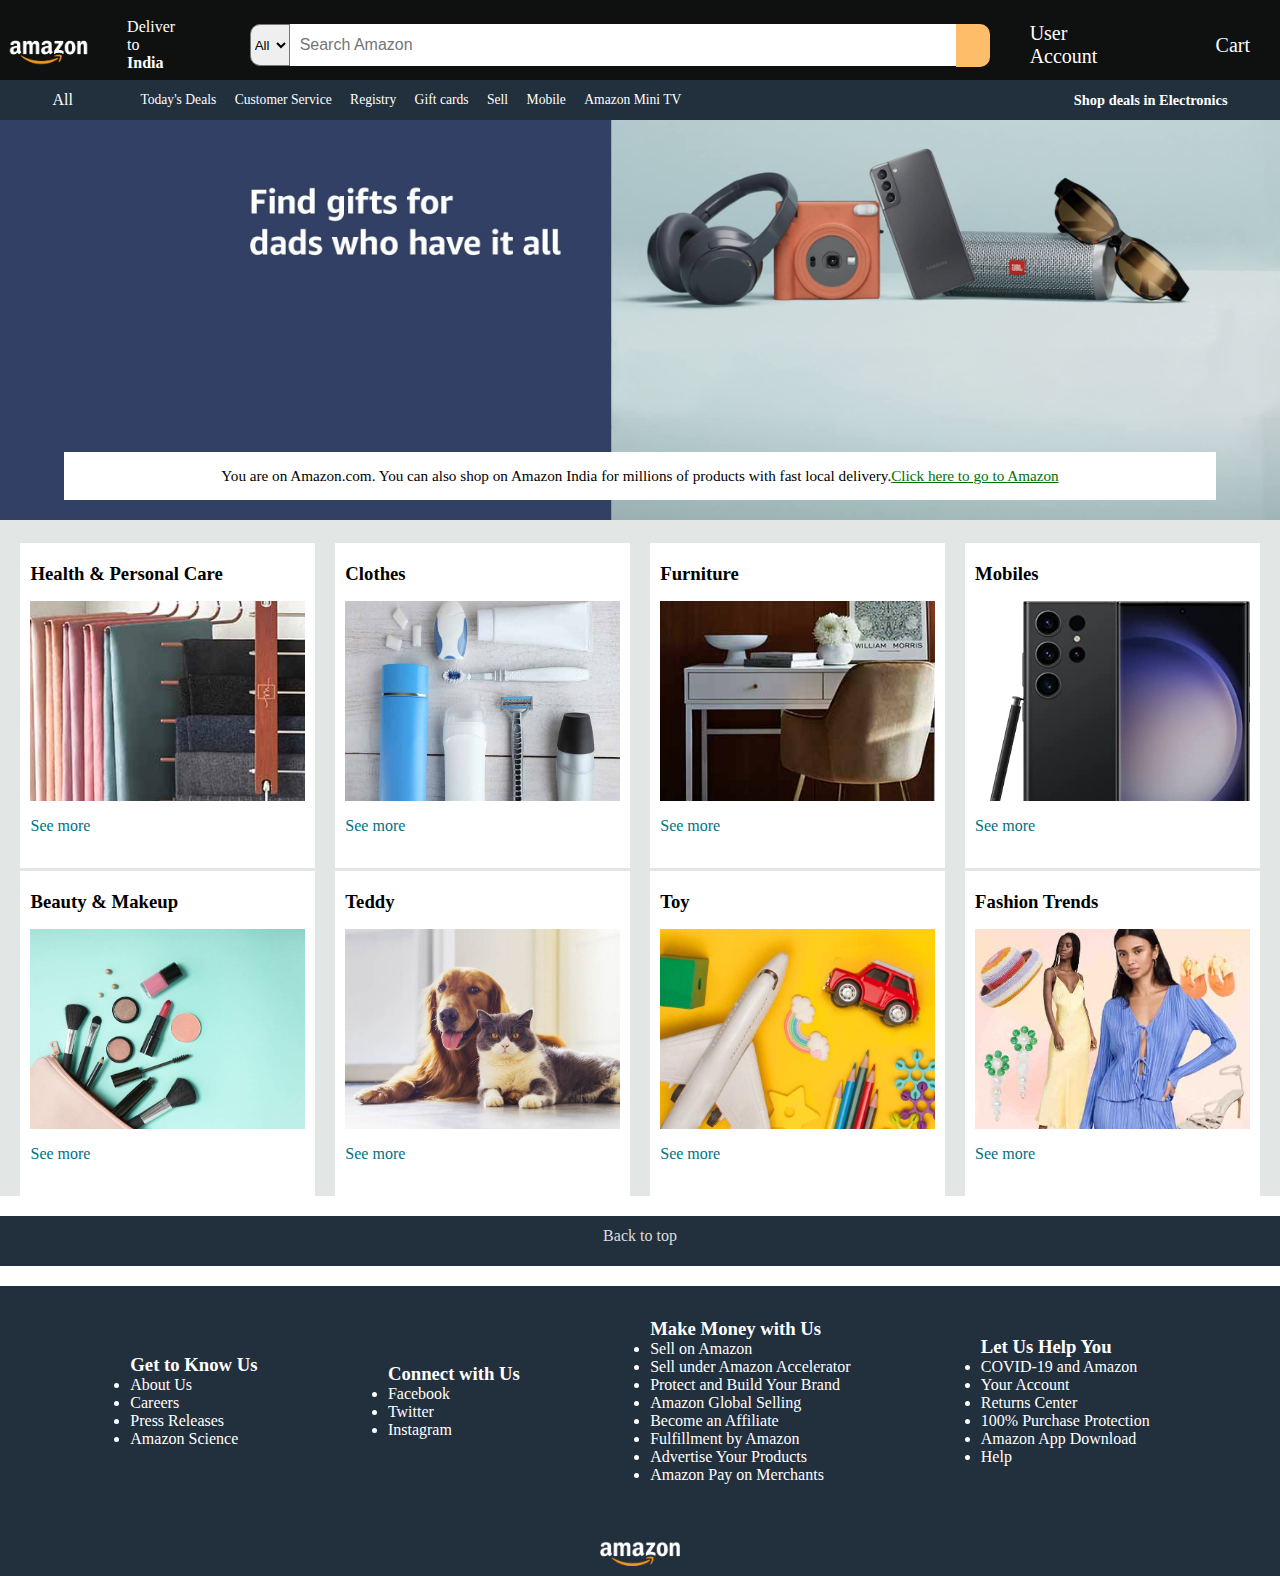
<file: Amazon/index.html>
<!DOCTYPE html>
<html lang="en">
<head>
  <meta charset="UTF-8">
  <meta name="viewport" content="width=device-width, initial-scale=1.0">
  <title>AMAZON</title>
  <link rel="icon" type="image/x-icon" href="amazon_logo.png">
  <link rel="stylesheet" href="https://cdnjs.cloudflare.com/ajax/libs/font-awesome/6.5.1/css/all.min.css" integrity="sha512-DTOQO9RWCH3ppGqcWaEA1BIZOC6xxalwEsw9c2QQeAIftl+Vegovlnee1c9QX4TctnWMn13TZye+giMm8e2LwA==" crossorigin="anonymous" referrerpolicy="no-referrer" />
  <link rel="stylesheet" href="style.css">
</head>
<body>
  <header>
    <div class="navbar">
      <div class="logo">
        <!-- <img src="amazon_logo.png" alt="logo"> -->
      </div>
      <div class="deliver">
        <p>Deliver to
          <br><b>India</b><i class="fa-solid fa-location-dot"></i>
        </p>
      </div>
      
      <div class="select-all"><select name="All">
        <option value="All">All</option>
        <option value="Alexa">Alexa</option>
        <option value="Amazon Pharmacy">Amazon Pharmacy</option>
        <option value="Books">Books</option>
        <option value="Beauty">Beauty</option>
        <option value="Computer">Computer</option>
        <option value="Clothing">Clothing</option>
        <option value="Deals">Deals</option>
        <option value="Electronics">Electronics</option>
        <option value="Furniture">Furniture</option>
        <option value="Jewellery">Jewellery</option>
        <option value="Luggage">Luggage</option> 
        <option value="Movies & Shows">Movies & Shows</option>
        <option value="Prime Video">Prime Video</option>
        <option value="Sports">Sports</option>
        <option value="Watches">Watches</option>
       </select> 
      </div>
      <div class="nav-search">
        <input placeholder="Search Amazon" class="search-input"> <div class="search-logo"><i class="fa-solid fa-magnifying-glass"></i></div>
        <!-- <div class="search-logo"><i class="fa-solid fa-magnifying-glass"></i></div> -->
      </div>
      <div class="nav-signin1">
        <p><span>User Account </span></p>
       <div class="user-logo"> <i class="fa-solid fa-user"></i></div>
      </div>
      <div class="nav-cart">
        
        Cart
        <i class="fas fa-shopping-cart"></i>
      </div>
    </div>
    <div class="pannel">
      <div class="pannel-all">
        <i class="fas fa-bars"></i>
        All
      </div>
      <div class="pannel-ops">
        <p>Today's Deals</p>
        <p>Customer Service</p>
        <p>Registry</p>
        <p>Gift cards</p>
        <p>Sell</p>
        <p>Mobile</p>
        <p>Amazon Mini TV</p>
      </div>
      <div class="pannel-deals">
        Shop deals in Electronics
      </div>
    </div>
  </header>
  <div class="hero-section">
    <div class="hero-msg">
      You are on Amazon.com. You can also shop on Amazon India for millions of products with fast local delivery.
       <a href="https://www.amazon.in/?&tag=googhydrabk1-21&ref=pd_sl_myh38910a_e&adgrpid=155259813513&hvpone=&hvptwo=&hvadid=676742245330&hvpos=&hvnetw=g&hvrand=10086038641286552174&hvqmt=e&hvdev=c&hvdvcmdl=&hvlocint=&hvlocphy=9302330&hvtargid=kwd-362216169274&hydadcr=5620_2408760&gad_source=1">Click here to go to Amazon</a>
    </div>
  </div>
  <div class="shop-section">
    <div class="box1 box">
      <div class="box-content">
        <h3>Health & Personal Care</h3>
        <div class="box-img" style="background-image:url('box1_image.jpg');"></div>
        <p>See more</p>
      </div>
    </div>
    <div class="box2 box">
      <div class="box-content">
        <h3>Clothes</h3>
        <div class="box-img" style="background-image:url('box2_image.jpg');"></div>
        <p>See more</p>
      </div>
    </div>
    <div class="box3 box">
      <div class="box-content">
        <h3>Furniture</h3>
        <div class="box-img" style="background-image:url('box3_image.jpg');"></div>
        <p>See more</p>
      </div>
    </div>
    <div class="box4 box">
      <div class="box-content">
        <h3>Mobiles</h3>
        <div class="box-img" style="background-image:url('box4_image.jpg');"></div>
        <p>See more</p>
      </div>
    </div>
    <div class="box5 box">
      <div class="box-content">
        <h3>Beauty & Makeup</h3>
        <div class="box-img" style="background-image:url('box5_image.jpg');"></div>
        <p>See more</p>
      </div>
    </div>
    <div class="box6 box">
      <div class="box-content">
        <h3>Teddy</h3>
        <div class="box-img" style="background-image:url('box6_image.jpg');"></div>
        <p>See more</p>
      </div>
    </div>
    <div class="box7 box">
      <div class="box-content">
        <h3>Toy</h3>
        <div class="box-img" style="background-image:url('box7_image.jpg');"></div>
        <p>See more</p>
      </div>
    </div>
    <div class="box8 box">
      <div class="box-content">
        <h3>Fashion Trends</h3>
        <div class="box-img" style="background-image:url('box8_image.jpg');"></div>
        <p>See more</p>
      </div>
    </div>
  </div>
  <footer>
    <div class="footter">
      Back to top 
    </div>
    <div class="foot-pannel1">
      <ul>
        <h3>Get to Know Us</h3>
        <li>About Us</li>
        <li>Careers</li>
        <li>Press Releases</li>
        <li>Amazon Science</li>
      </ul>
      <ul>
        <h3>Connect with Us</h3>
        <li>Facebook</li>
        <li>Twitter</li>
        <li>Instagram</li>
      </ul>
      <ul>
        <h3>Make Money with Us</h3>
        <li>Sell on Amazon</li>
        <li>Sell under Amazon Accelerator</li>
        <li>Protect and Build Your Brand</li>
        <li>Amazon Global Selling</li> 
        <li>Become an Affiliate</li>
        <li>Fulfillment by Amazon</li>
        <li>Advertise Your Products</li>
        <li>Amazon Pay on Merchants</li>
      </ul>

      <ul>
        <h3>Let Us Help You</h3>
        <li>COVID-19 and Amazon</li>
        <li>Your Account</li>
        <li>Returns Center</li>
        <li>100% Purchase Protection</li>
        <li>Amazon App Download</li>
        <li>Help</li>
      </ul>
    </div>

    
    <div class="foot-pannel3">
      <div class="logo"></div>
    </div>
  </footer>
</body>
</html>
</file>
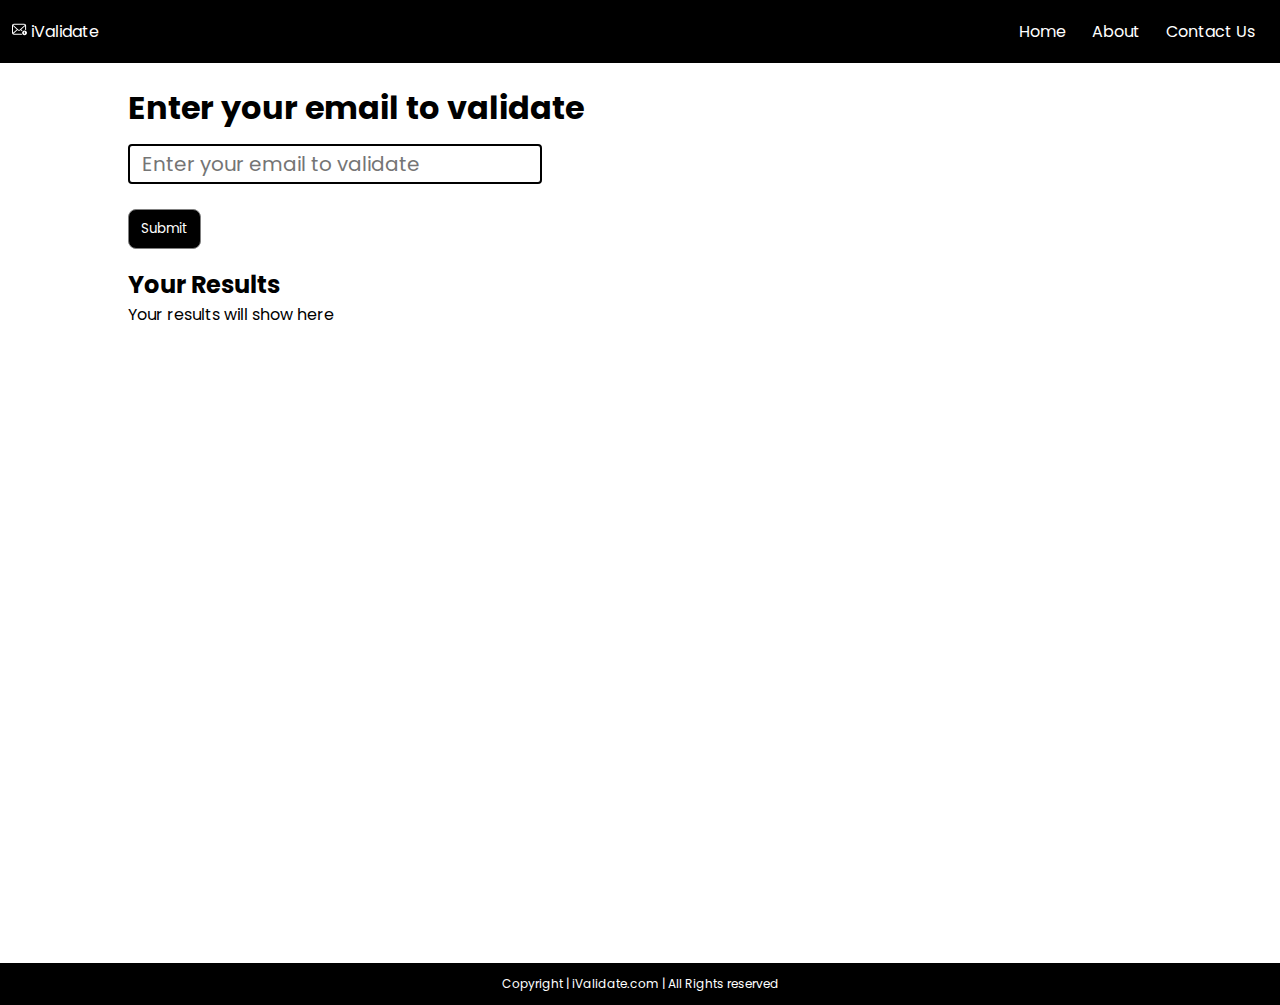
<file: Email Validator/index.html>
<!DOCTYPE html>
<html lang="en">

<head>
    <meta charset="UTF-8">
    <meta name="viewport" content="width=device-width, initial-scale=1.0">
    <title>iValidate - Email Validator for your Business</title>
    <link rel="icon" type="image/x-icon" href="gmailimages.jpg">
    <link rel="stylesheet" href="styles.css">

</head>

<body>
    <header>
        <nav>
            <div class="logo">
                <img src="email.svg" alt="email svg">
               <span>iValidate</span></div>
            <ul>
                <li><a href="/">Home</a></li>
                <li><a href="/">About</a></li>
                <li><a href="/">Contact Us</a></li>
            </ul>
        </nav>
    </header>
    <main>
        <div class="container">
            <h1>Enter your email to validate</h1>
            <form action="/submit" method="post">
                <!-- Input Filed to Validate Email Address --> 
                <input placeholder="Enter your email to validate" type="text" id="username" name="username" required>
                <br><br>
                <!-- Submit button -->
                <input id="submitBtn" class="btn" type="submit" value="Submit">
              </form>
        </div>

        <div class="container">
            <h2>Your Results</h2>
            <div id="resultCont">
                Your results will show here
                
            </div>
        </div>
    </main>
    <footer>
        Copyright | iValidate.com | All Rights reserved
    </footer>
    <script src="script.js"></script>
</body>

</html>
</file>
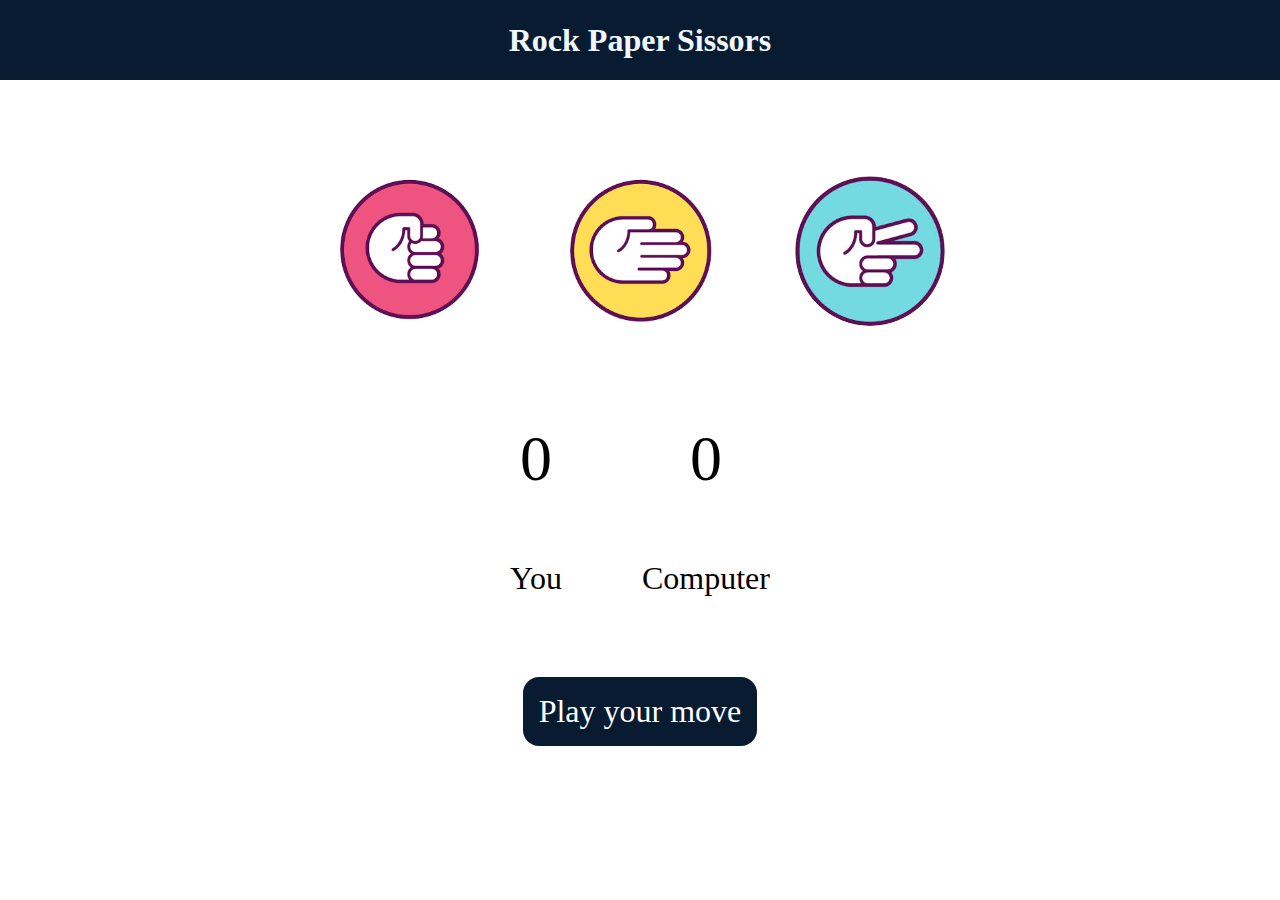
<file: Rock Paper Sizer Game/index.html>
<!DOCTYPE html>
<html lang="en">
<head>
    <meta charset="UTF-8">
    <meta name="viewport" content="width=device-width, initial-scale=1.0">
    <title>Rock Paper Scissors Game</title>
    <link rel="stylesheet" href="style.css"/>
</head>
<body>
    <h1>Rock   Paper   Sissors</h1>
<div class="choices">
    <div class="choice" id="rock">
     <img src="[data-uri]">
    </div>
    <div class="choice" id="paper">
        <img src="[data-uri]">
       </div>
        <div class="choice" id="scissors">
            <img src="[data-uri]">
            </div>
            </div>
         <div class="score-board">
            <div class="score">
         <p id="user-score">0</p>
         <p>You</p>
            </div>
            <div class="score">
                <p id="computer-score">0</p>
                <p>Computer</p>
                   </div>
         </div>

         <div class="msg-container">
            <p id="msg">Play your move</p>
         </div>

         <script src="script.js"></script>
</body>
</html>
</file>
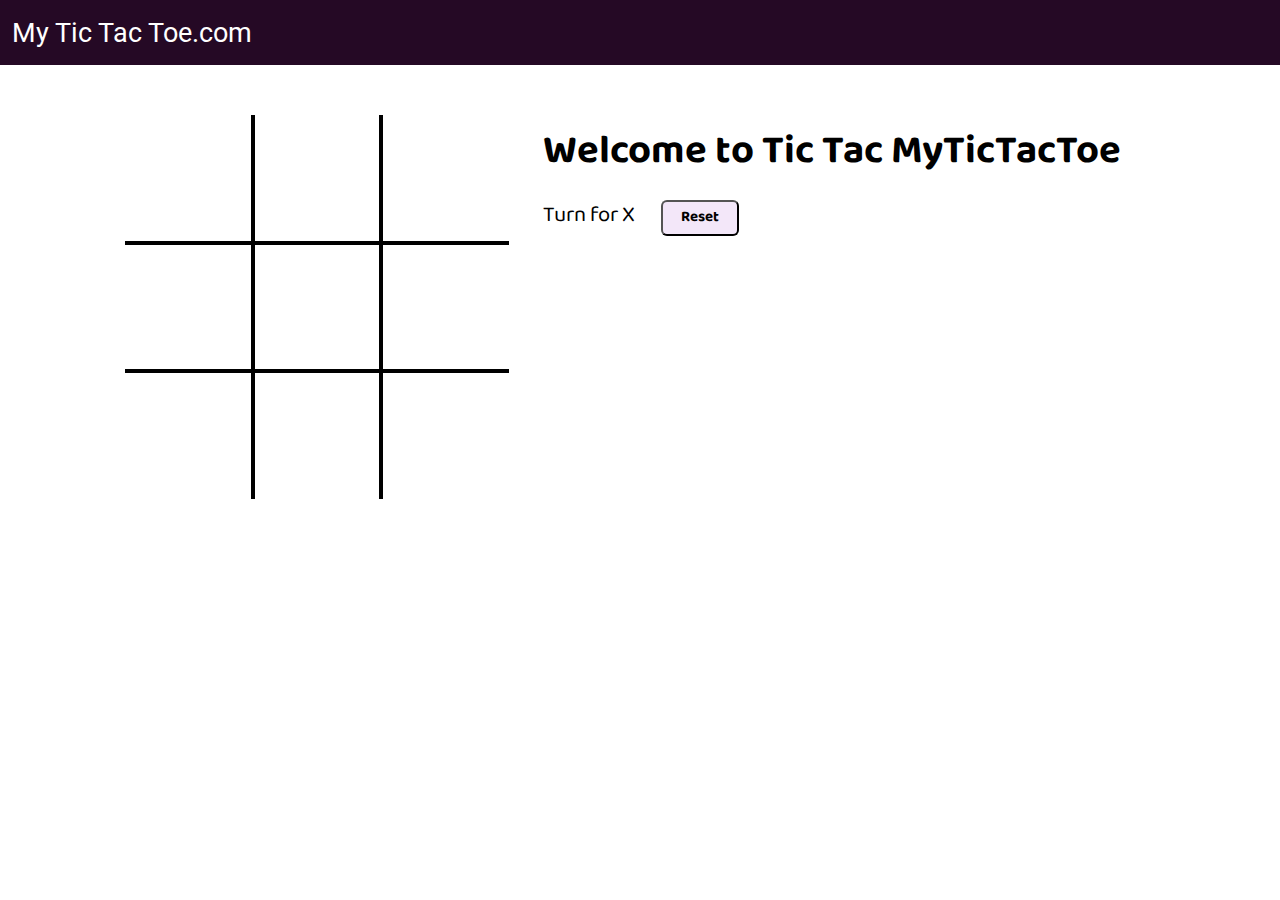
<file: Tic Tac Toe Game/index.html>
<html lang="en">
    <head>
    <meta charset="UTF-8">
    <meta http-equiv="X-UA-Compatible" content="IE=edge">
    <meta name="viewport" content="width=device-width, initial-scale=1.0">
    <title>Tic Tac Toe</title>
    <link rel="stylesheet" href="styles.css">
  </head>
  <body>
    <nav>
      <ul>
        <li>My Tic Tac Toe.com</li>
      </ul>
    </nav>
      <div class="gameContainer">
        <div class="container">
          <div class="line"></div>
        <div class="box bt-0 bl-0"><span class="boxtext"></span></div>
        <div class="box bt-0"><span class="boxtext"></span></div>
        <div class="box bt-0 br-0"><span class="boxtext"></span></div>
        <div class="box bl-0"><span class="boxtext"></span></div>
        <div class="box"><span class="boxtext"></span></div>
        <div class="box br-0"><span class="boxtext"></span></div>
        <div class="box bl-0 bb-0"><span class="boxtext"></span></div>
        <div class="box bb-0"><span class="boxtext"></span></div>
        <div class="box bb-0 br-0"><span class="boxtext"></span></div>
      </div>
      <div class="gameInfo">
        <h1>Welcome to Tic Tac MyTicTacToe</h1>
        <div>
          <span class="info">Turn for X</span>
          <button id="reset">Reset</button>
        </div>
        <div class="imgbox">
          <img src="excited.gif" alt="">
        </div>
      </div>
    </div>
    <script src="script.js"></script>
  

</body>
</html>
</file>
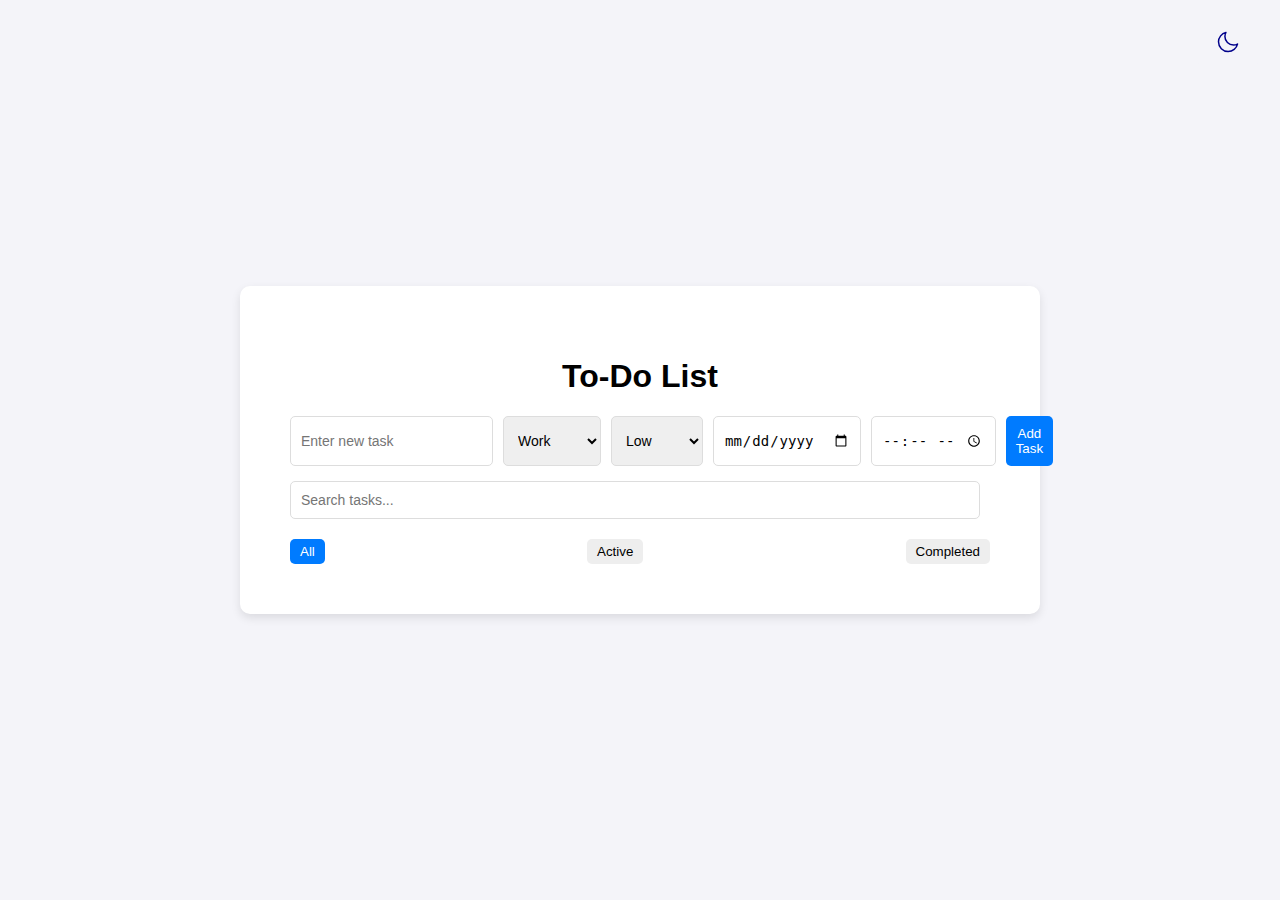
<file: To Do App/index.html>
<!DOCTYPE html>
<html lang="en">
<head>
    <meta charset="UTF-8">
    <meta name="viewport" content="width=device-width, initial-scale=1.0">
    <title>To-Do App</title>
    <link rel="stylesheet" href="styles.css">
    <link rel="stylesheet" href="https://cdnjs.cloudflare.com/ajax/libs/font-awesome/6.0.0-beta3/css/all.min.css">
    <link rel="icon" type="image/x-icon" href="logo.png">

</head>
<body>
    <div class="app">
        <h1>To-Do List</h1>

        <div class="input-container">
            <input type="text" id="new-task" placeholder="Enter new task">
            <select id="category">
                <option value="Work">Work</option>
                <option value="Personal">Personal</option>
                <option value="Urgent">Urgent</option>
            </select>
            <select id="priority">
                <option value="Low">Low</option>
                <option value="Medium">Medium</option>
                <option value="High">High</option>
            </select>
            <input type="date" id="due-date">
            <input type="time" id="due-time">
            <button id="add-task-btn">Add Task</button>
        </div>

        <div class="search-container">
            <input type="text" id="search-task" placeholder="Search tasks...">
        </div>

        <ul id="task-list"></ul>

        <div class="filters">
            <button data-filter="all" class="filter active">All</button>
            <button data-filter="active" class="filter">Active</button>
            <button data-filter="completed" class="filter">Completed</button>
        </div>

        <div class="toggle-container">
            <button
              class="dark-mode-btn"
              id="darkModeToggle"
            >
              <svg
                xmlns="http://www.w3.org/2000/svg"
                viewBox="0 0 24 24"
                width="24"
                height="24"
                color="darkblue"
                fill="none"
              >
                <path
                  d="M21.5 14.0784C20.3003 14.7189 18.9301 15.0821 17.4751 15.0821C12.7491 15.0821 8.91792 11.2509 8.91792 6.52485C8.91792 5.06986 9.28105 3.69968 9.92163 2.5C5.66765 3.49698 2.5 7.31513 2.5 11.8731C2.5 17.1899 6.8101 21.5 12.1269 21.5C16.6849 21.5 20.503 18.3324 21.5 14.0784Z"
                  stroke="currentColor"
                  stroke-width="1.5"
                  stroke-linecap="round"
                  stroke-linejoin="round"
                />
              </svg>
            </button>
          </div>

    <script src="script.js"></script>
</body>
</html>
</file>
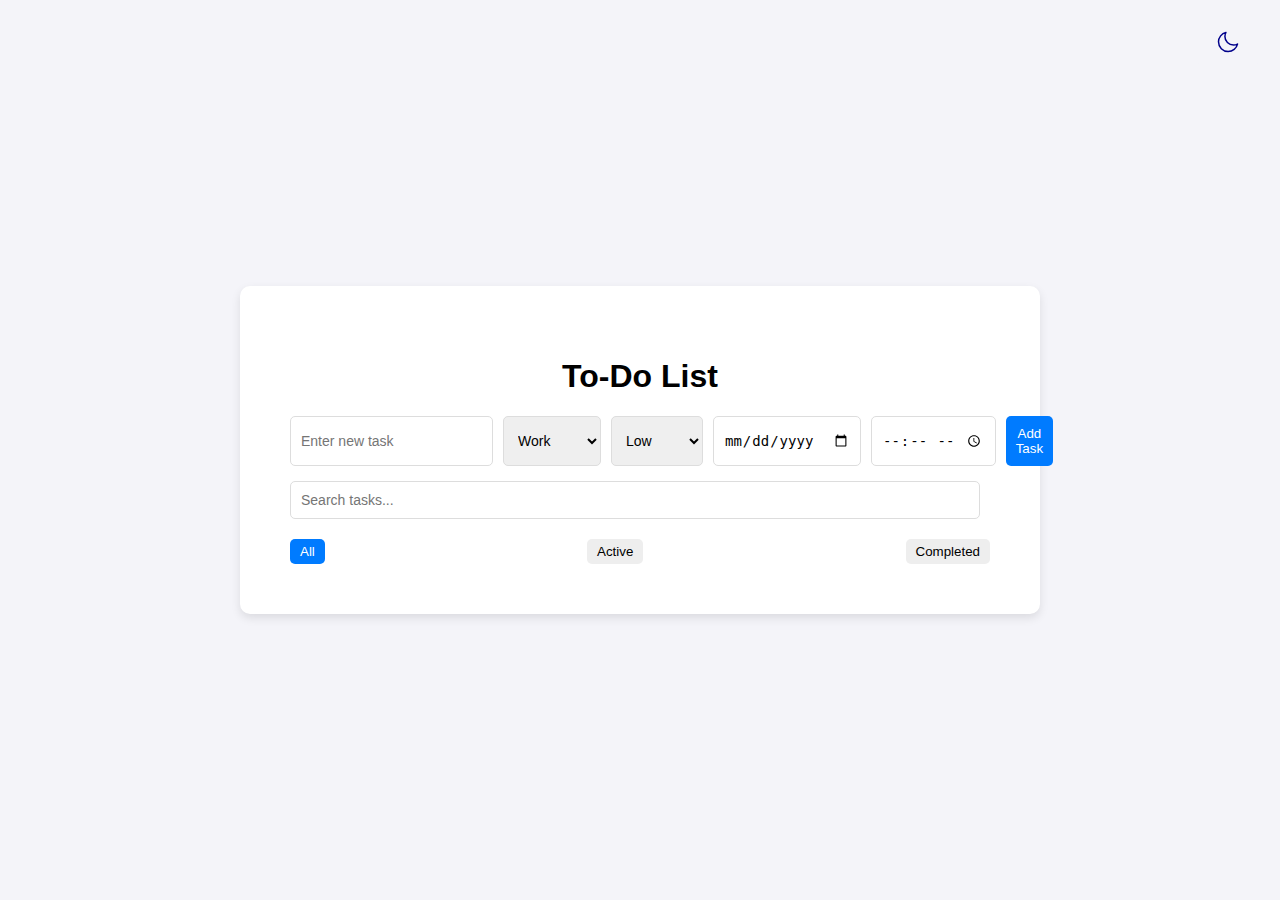
<file: Virtual Assistant/index.html>
<!DOCTYPE html>
<html lang="en">
<head>
    <meta charset="UTF-8">
    <meta name="viewport" content="width=device-width, initial-scale=1.0">
    <title>To-Do App</title>
    <link rel="stylesheet" href="styles.css">
    <link rel="stylesheet" href="https://cdnjs.cloudflare.com/ajax/libs/font-awesome/6.0.0-beta3/css/all.min.css">
    <link rel="icon" type="image/x-icon" href="logo.png">

</head>
<body>
    <div class="app">
        <h1>To-Do List</h1>

        <div class="input-container">
            <input type="text" id="new-task" placeholder="Enter new task">
            <select id="category">
                <option value="Work">Work</option>
                <option value="Personal">Personal</option>
                <option value="Urgent">Urgent</option>
            </select>
            <select id="priority">
                <option value="Low">Low</option>
                <option value="Medium">Medium</option>
                <option value="High">High</option>
            </select>
            <input type="date" id="due-date">
            <input type="time" id="due-time">
            <button id="add-task-btn">Add Task</button>
        </div>

        <div class="search-container">
            <input type="text" id="search-task" placeholder="Search tasks...">
        </div>

        <ul id="task-list"></ul>

        <div class="filters">
            <button data-filter="all" class="filter active">All</button>
            <button data-filter="active" class="filter">Active</button>
            <button data-filter="completed" class="filter">Completed</button>
        </div>

        <div class="toggle-container">
            <button
              class="dark-mode-btn"
              id="darkModeToggle"
            >
              <svg
                xmlns="http://www.w3.org/2000/svg"
                viewBox="0 0 24 24"
                width="24"
                height="24"
                color="darkblue"
                fill="none"
              >
                <path
                  d="M21.5 14.0784C20.3003 14.7189 18.9301 15.0821 17.4751 15.0821C12.7491 15.0821 8.91792 11.2509 8.91792 6.52485C8.91792 5.06986 9.28105 3.69968 9.92163 2.5C5.66765 3.49698 2.5 7.31513 2.5 11.8731C2.5 17.1899 6.8101 21.5 12.1269 21.5C16.6849 21.5 20.503 18.3324 21.5 14.0784Z"
                  stroke="currentColor"
                  stroke-width="1.5"
                  stroke-linecap="round"
                  stroke-linejoin="round"
                />
              </svg>
            </button>
          </div>

    <script src="script.js"></script>
</body>
</html>
</file>
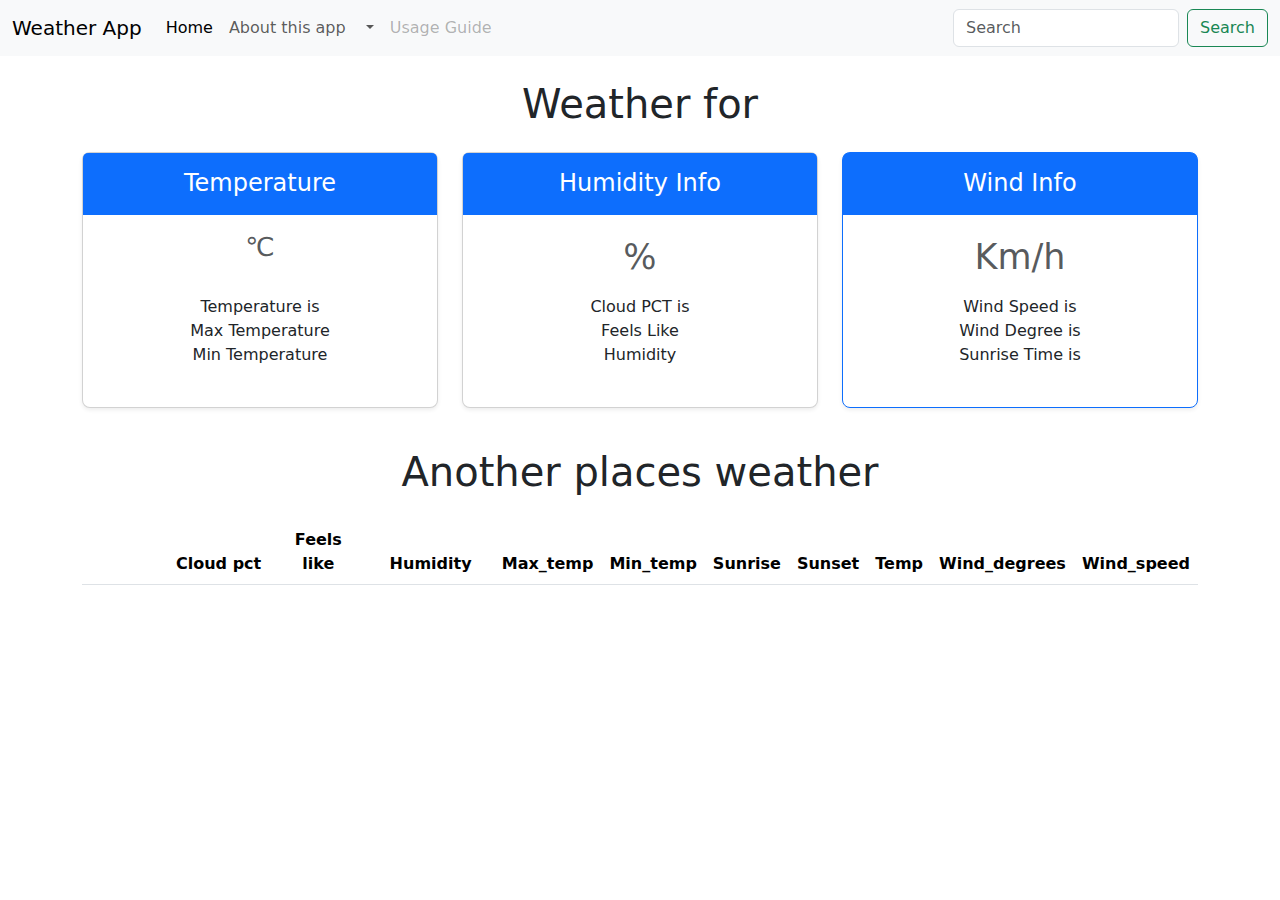
<file: Weather App/index.html>
<!doctype html>
<html lang="en">
  <head>
    <meta charset="utf-8">
    <meta name="viewport" content="width=device-width, initial-scale=1">
    <title>Weather App</title>
    <link rel="icon" type="image/x-icon" href="logo.png">
    <link href="https://cdn.jsdelivr.net/npm/bootstrap@5.3.3/dist/css/bootstrap.min.css" rel="stylesheet" integrity="sha384-QWTKZyjpPEjISv5WaRU9OFeRpok6YctnYmDr5pNlyT2bRjXh0JMhjY6hW+ALEwIH" crossorigin="anonymous">
     <style class="styles.css"></style>
</head>
  <body>
    <nav class="navbar navbar-expand-lg bg-body-tertiary">
        <div class="container-fluid">
          <a class="navbar-brand" href="#">Weather App</a>
          <button class="navbar-toggler" type="button" data-bs-toggle="collapse" data-bs-target="#navbarSupportedContent" aria-controls="navbarSupportedContent" aria-expanded="false" aria-label="Toggle navigation">
            <span class="navbar-toggler-icon"></span>
          </button>
          <div class="collapse navbar-collapse" id="navbarSupportedContent">
            <ul class="navbar-nav me-auto mb-2 mb-lg-0">
              <li class="nav-item">
                <a class="nav-link active" aria-current="page" href="#">Home</a>
              </li>
              <li class="nav-item">
                <a class="nav-link" href="#">About this app</a>
              </li>
              <li class="nav-item dropdown">
                <a class="nav-link dropdown-toggle" href="#" role="button" data-bs-toggle="dropdown" aria-expanded="false">
                 
                </a>
                <ul class="dropdown-menu">
                    <li> <a class="dropdown-item" href="https://www.linkedin.com/in/suman-maity-b84879292/" target="_main">This is a weather app. To know more about this click here! <u>suman-maitylinkdin.com </u></a></li>
                    
                  </ul>
              </li>
              <li class="nav-item">
                <a class="nav-link disabled" aria-disabled="true">Usage Guide</a>
              </li>
            </ul>
            <form class="d-flex" role="search">
              <input id="city" class="form-control me-2" type="search" placeholder="Search" aria-label="Search">
              <button class="btn btn-outline-success" type="submit" id="submit">Search</button>
            </form>
          </div>
        </div>
      </nav>

      <div class="container">
        <h1 class="my-4 text-center">Weather for <span id="cityname"></span></h1>
        <main>
            <div class="row row-cols-1 row-cols-md-3 mb-3 text-center">
              <div class="col">
                <div class="card mb-4 rounded-3 shadow-sm">
                  <div class="card-header py-3 text-bg-primary border-primary">
                    <h4 class="my-0 fw-normal">Temperature</h4>
                  </div>
                  <div class="card-body">
                    <h1 class="card-title pricing-card-title"><span id="temperature2"></span><small class="text-body-secondary fw-light"><sup><span>&#8451;</span></sup></small></h1>
                    <ul class="list-unstyled mt-3 mb-4">
                      <li>Temperature is <span id="temperature"></span></li>
                      <li>Max Temperature <span id="max_temp"></span></li>
                      <li>Min Temperature <span id="min_temp"></span></li>
                     
                    </ul>
                   
                  </div>
                </div>
              </div>
              <div class="col">
                <div class="card mb-4 rounded-3 shadow-sm">
                  <div class="card-header py-3 text-bg-primary border-primary">
                    <h4 class="my-0 fw-normal">Humidity Info</h4>
                  </div>
                  <div class="card-body">
                    <h1 class="card-title pricing-card-title"><span id="humidity2"></span><small class="text-body-secondary fw-light"><span>%</span></small></h1>
                    <ul class="list-unstyled mt-3 mb-4">
                      <li>Cloud PCT is <span id="cloud_pct"></span></li>
                      <li>Feels Like <span id="feels_like"></span></li>
                      <li>Humidity <span id="humidity"></span></li>
                    </ul>
                    
                  </div>
                </div>
              </div>
              <div class="col">
                <div class="card mb-4 rounded-3 shadow-sm border-primary">
                  <div class="card-header py-3 text-bg-primary border-primary">
                    <h4 class="my-0 fw-normal">Wind Info</h4>
                  </div>
                  <div class="card-body">
                    <h1 class="card-title pricing-card-title"><span id="wind_speed2"></span><small class="text-body-secondary fw-light">Km/h</small></h1>
                    <ul class="list-unstyled mt-3 mb-4">
                      <li>Wind Speed is <span id="wind_speed"></span></li>
                      <li>Wind Degree is <span id="wind_degree"></span></li>
                      <li>Sunrise Time is <span id="sunrise"></span></li>
                    </ul>
                    
                  </div>
                </div>
              </div>
            </div>
        
            <h2 class="display-6 text-center mb-4">Another places weather</h2>
        
            <div class="table-responsive">
              <table class="table text-center">
                <thead>
                  <tr>
                    <th style="width: 34%;"></th>
                    <th style="width: 22%;">Cloud pct</th>
                    <th style="width: 22%;">Feels like</th>
                    <th style="width: 22%;">Humidity</th>
                    <th style="width: 22%;">Max_temp</th>
                    <th style="width: 22%;">Min_temp</th>
                    <th style="width: 22%;">Sunrise</th>
                    <th style="width: 22%;">Sunset</th>
                    <th style="width: 22%;">Temp</th>
                    <th style="width: 22%;">Wind_degrees</th>
                    <th style="width: 22%;">Wind_speed</th>
                  </tr>
                </thead>
                <tbody>
                  <tr>
                    <th scope="row" class="text-start">Darjeeling</th>
                     <td>1</td>
                     <td>1</td>
                     <td>1</td>
                     <td>1</td>
                     <td>1</td>
                     <td>1</td>
                     <td>1</td>
                     <td>1</td>
                     <td>1</td>
                     <td>1</td>
                   </tr>
                  <tr>
                    <th scope="row" class="text-start">Goa</th>
                     <td>1</td>
                     <td>1</td>
                     <td>1</td>
                     <td>1</td>
                     <td>1</td>
                     <td>1</td>
                     <td>1</td>
                     <td>1</td>
                     <td>1</td>
                     <td>1</td>
                  </tr>
                  <tr>
                    <th scope="row" class="text-start">Hyderabad</th>
                     <td>1</td>
                     <td>1</td>
                     <td>1</td>
                     <td>1</td>
                     <td>1</td>
                     <td>1</td>
                     <td>1</td>
                     <td>1</td>
                     <td>1</td>
                     <td>1</td>
                  </tr>
                  <tr>
                    <th scope="row" class="text-start">Shimla</th>
                     <td>1</td>
                     <td>1</td>
                     <td>1</td>
                     <td>1</td>
                     <td>1</td>
                     <td>1</td>
                     <td>1</td>
                     <td>1</td>
                     <td>1</td>
                     <td>1</td>
                  </tr>
                  <tr>
                    <th scope="row" class="text-start">Bangalore</th>
                     <td>1</td>
                     <td>1</td>
                     <td>1</td>
                     <td>1</td>
                     <td>1</td>
                     <td>1</td>
                     <td>1</td>
                     <td>1</td>
                     <td>1</td>
                     <td>1</td>
                  </tr>
                  <tr>
                    <th scope="row" class="text-start">Manali</th>
                     <td>1</td>
                     <td>1</td>
                     <td>1</td>
                     <td>1</td>
                     <td>1</td>
                     <td>1</td>
                     <td>1</td>
                     <td>1</td>
                     <td>1</td>
                     <td>1</td>
                  </tr>
                </tbody>
        
              </table>
            </div>
          </main>
      </div>
    <script src="https://cdn.jsdelivr.net/npm/bootstrap@5.3.3/dist/js/bootstrap.bundle.min.js" integrity="sha384-YvpcrYf0tY3lHB60NNkmXc5s9fDVZLESaAA55NDzOxhy9GkcIdslK1eN7N6jIeHz" crossorigin="anonymous"></script>
    <script src="script.js"></script>
</body>
</html>
</file>
<file: Amazon/style.css>
* {  margin: 0;
    padding: 0;
    box-sizing: border-box;
  }
  
  body {
    width: 100%;
  }
  

  .navbar {
    padding-top: 10px;
    height: 80px;
    background-color: #0f1111;
    color: white;
    display: flex;
    align-items: center;
    width: 100%;
  }
  
  .logo {
    padding-top: 10px;
    height: 50px;
    width: auto; /* Adjusted */
  }
  .user-logo{
    padding-left: 10px;
  }
  
  .deliver {
    padding-left: 30px;
    padding-right: 60px;
  }
  .user-logo{
    padding-left: 10px;
  }
  
  .add-sec {
    margin-left: 5px;
  }
  
  .location-icon {
    padding-left: 5px;
    display: inline-block;
    vertical-align: middle;
    margin-left: 5px;
  }
  
  .fa {
    color: #cccccc;
    font-size: 0.85rem;
  }
  
  .add-icon {
    display: flex;
    align-items: center;
    margin-left: 5px;
  }
  
  .nav-search {
    display: flex;
    height: 42px;
    width: 700px;
    justify-content: center;
  }
  
  
  .search-input {
    font-size: 1rem;
    width: 700px;
    padding: 8px 30px 8px 10px;
    border:none;
  }
  
  .search-icon {
    width: 900px;
    position: absolute;
    top: 50%;
    right: 10px;
    transform: translateY(-50%);
  }
  
  .select-all{
    font-size: 10px;
    height: 42px;
  }
  .select-all select{
    margin: white;
    font-weight: 500;
    cursor: pointer;
    width: 40px;
    height: 42px;
    border-top-left-radius: 10px;
    border-bottom-left-radius: 10px;
    cursor: pointer;
  }
  
  .nav-signin1 {
    padding: 20px ;
    display: flex;
    font-size: 20px;
    font-weight: 500;
    padding: 40px;
    cursor: pointer;
  }
  
  .nav-cart {
    font-size: 20px;
    font-weight: 500;
    padding: 30px;
    cursor: pointer;
  }
  
  .pannel {
    height: 40px;
    background-color: #222f3d;
    display: flex;
    color: white;
    align-items: center;
    justify-content: space-evenly;
    width: 100%; /* Adjusted */
   
  }
  
  .pannel-ops p {
    display: inline;
    margin-left: 15px;
  }
  
  .pannel-ops {
    width: 70%;
    font-size: 0.85rem;
    cursor: pointer;
  }
  
  .pannel-deals {
    font-size: 0.9rem;
    font-weight: 700;
  }
  
  .hero-section {
    background-image: url("hero_image.jpg");
    background-size: cover;
    height: 400px;
    display: flex;
    justify-content: center;
    align-items: flex-end;
    width: 100%; 
    padding-bottom: 20px;
  }
  
  .hero-msg {
    background-color: white;
    color: black;
    height: 48px;
    display: flex;
    align-items: center;
    justify-content: center;
    font-size: 0.95rem;
    width: 90%;
  }
  
  .hero-msg a {
    color: #007105;
  }
  
  .shop-section {
    padding-top: 20px;
    display: flex;
    flex-wrap: wrap;
    justify-content: space-evenly;
    background-color: #e2e7e6;
    width: 100%; /* Adjusted */
  }

  .box {
    height: 325px;
    width: 23%;
    background-color: white;
    padding: 20px 0px 15px;
    margin-top: 3px;
  }
  
  .box-img {
    height: 200px;
    background-size: cover;
    margin-top: 1rem;
    margin-bottom: 1rem;
  }
  
  .box-content {
    margin-left: 10px;
    margin-right: 10px;
  }
  
  .box-content p {
    color: #007185;
  }
  
  footer {
    height:100%;
    width: 100%;
    margin-top: 15px;
    font-size: 100%;
  }
  
  .foot-panel1 {
    background-color: #37475a;
    color: white;
    height: 50px;
    max-width: 500px;
    display: flex;
    justify-content: center;
    align-items: center;
    font-size: 15px;
  }
  
  .foot-pannel1 {
    background-color: #222f3d;
    color: white;
    height: 230px;
    width: 100%;
    display: flex;
    justify-content: space-evenly;
    align-items: center;
  }
  
  ul a {
    width: 100%;
    display: block;
    margin-top: 10px;
    color: #dddddd;
  }
  
  .foot-pannel3 {
    width: 100%;
    background-color: #222f3d;
    border-top: 0.85px;
    height: 60px;
    display: flex;
    justify-content: center;
    align-items: center;
  }
  
  .logo {
    background-image: url("amazon_logo.png");
    background-size: cover;
    height: 40px;
    width: 100px;
  }
  
  
  .footter{
    height: 50px;
    width: 100%;
    margin-top: 20px;
    margin-bottom: 20px;
    text-align: center;
    color: #dddddd;
    padding-top: 11px;
    background-color: #222f3d;
  }
  .search-logo{
    width:35px;
    height:43px;
    font-size:28px;
    display: flex;
    justify-content: center;
    align-items: center;
    margin-bottom: 30px;
    background-color:#febd68 ;
    border-top-right-radius: 10px;
    border-bottom-right-radius: 10px;
    cursor: pointer;
  
  }
</file>
<file: Email Validator/styles.css>
@import url('https://fonts.googleapis.com/css2?family=Noto+Sans:ital,wght@0,700;1,300&family=Poppins:wght@300;400;500;600&display=swap');

* {
    padding: 0;
    margin: 0;
    font-family: 'Noto Sans', sans-serif;
    font-family: 'Poppins', sans-serif;
}

nav {
    display: flex;
    align-items: center;
    justify-content: space-between;
    background-color: black;
    color: white;
    padding: 19px 12px;
}

ul {
    display: flex;
}

ul li {
    list-style: none;
    padding: 0 13px;
}

ul li a{
    color: white;
    text-decoration: none;
}

ul >li> a:hover{
    color: rgb(192, 189, 205);
}

main{
    min-height: 100vh; 
}

.logo img{
    width: 15px;
    filter: invert(1);
}

.container{ 
    max-width: 80vw;
    margin: auto;
    padding: 9px 15px;
}

.container h1{
    padding: 12px 0;
}

input[type='text']{
    min-width: 23vw;
    padding: 3px 12px;
    border: 2px solid black;
    border-radius: 4px;
    font-size: 20px;
}

.btn{
    background: black;
    color: white;
    padding: 9px 12px;
    border: 1px solid gray;
    border-radius: 8px;
    cursor: pointer;
}

.btn:hover{
   scale: 1.1;
}

#resultCont div::first-letter{
    text-transform: uppercase;
}

footer{
    font-size: 12px;
    background-color: black;
    color: white;
    display: flex;
    padding: 12px;
    display: flex;
    justify-content: center;
    align-items: center;
}

@media only screen and (max-width: 600px) {

    .container{
        font-size: 12px; 
    }

    input[type='text'] {
        width: 100%; 
    }

    nav{
        flex-direction: column;
    }
    .logo{
        padding: 6px 0;
        font-size: 12px;
    }
    .logo span{
        font-size: 20px;
    }
    .logo img{
        width: 15px;
        filter: invert(1);
    }
  }
</file>
<file: Rock Paper Sizer Game/style.css>
body {
    margin: 0;
    padding: 0;
    text-align: center;
    width: 100%; /* Ensure the body takes full width */
    box-sizing: border-box; /* Include padding and border in the element's total width and height */
}

h1 {
    background-color: #081b31;
    color: aliceblue;
    height: 5rem;
    text-align: center;
    line-height: 5rem;
    margin-top: 0;
}

.choice {
    height: 150px;
    width: 150px;
    border-radius: 50%;
    display: inline-flex;
    justify-content: center;
    align-items: center;
    margin: 1rem;
}

.choice:hover {
    opacity: 0.5;
    cursor: pointer;
    background-color: #081b31;
}

img {
    height: 150px;
    width: 150px;
    object-fit: cover;
    border-radius: 50%;
}

.choices {
    display: flex;
    justify-content: center;
    align-items: center;
    gap: 3rem;
    margin-top: 5rem;
    flex-wrap: wrap; /* Allow items to wrap on smaller screens */
}

.score-board {
    display: flex;
    justify-content: center;
    align-items: center;
    font-size: 2rem;
    margin-top: 1rem;
    gap: 5rem;
    flex-wrap: wrap; /* Allow items to wrap on smaller screens */
}

#user-score, #computer-score {
    font-size: 4rem;
}

.msg-container {
    margin-top: 3rem;
}

#msg {
    background-color: #081b31;
    color: #fff;
    font-size: 2rem;
    padding: 1rem;
    border-radius: 1rem;
    display: flex;
    align-items: center;
    justify-content: center;
    width: fit-content;
    margin: 0 auto;
}

@media (max-width: 767px) {
    .choice {
        height: 100px;
        width: 100px;
    }
    
    img {
        height: 100px;
        width: 100px;
    }
    
    .choices {
        gap: 1rem; /* Reduce gap between choices on smaller screens */
        margin-top: 2rem;
    }
    
    .score-board {
        font-size: 1.5rem;
        gap: 2rem;
    }
    
    #user-score, #computer-score {
        font-size: 2.5rem;
    }
    
    #msg {
        font-size: 1.5rem;
        padding: 0.5rem;
    }
}
</file>
<file: Tic Tac Toe Game/styles.css>
@import url('https://fonts.googleapis.com/css2?family=Baloo+Bhaina+2&family=Roboto&display=swap');
*{
    margin: 0;
    padding: 0;
}

nav{
    background-color: rgb(37, 9, 37);
    color: white;
    height: 65px;
    font-size: 27px;
    display: flex;
    align-items: center;
    padding: 0 12px;
    font-family: 'Roboto', sans-serif;
}

nav ul{
    list-style-type: none;
}

.gameContainer{ 
    display: flex;
    justify-content: center;
    margin-top: 50px;
}

.container{
    display: grid;
    grid-template-rows: repeat(3, 10vw);
    grid-template-columns: repeat(3, 10vw);
    font-family: 'Roboto', sans-serif;
    position: relative;
}

.box{
    border: 2px solid black;
    font-size: 8vw;
    cursor: pointer;
    display: flex;
    justify-content: center;
    align-items: center;
}

.box:hover{
    background-color: rgb(242, 234, 250);
}

.info {
    font-size: 22px;
}

.gameInfo{
    padding: 0 34px;
    font-family: 'Baloo Bhaina 2', cursive;
}

.gameInfo h1{
    font-size: 2.5rem;
}

.imgbox img{
    width: 0;
    transition: width 1s ease-in-out;
}

.br-0{
    border-right: 0;
}

.bl-0{
    border-left: 0;
}

.bt-0{
    border-top: 0;
}

.bb-0{
    border-bottom: 0;
}

#reset {
    margin: 0 23px;
    padding: 1px 18px;
    background: #f3e7f9;
    border-radius: 6px;
    cursor: pointer;
    font-family: 'Baloo Bhaina 2';
    font-size: 15px;
    font-weight: bolder;
}

#reset:hover{
    scale: 1.1;
 }
 
.line{
    background-color: black;
    height: 3px;
    width: 0;
    position: absolute;
    background-color: #911d91;
    transition: width 1s ease-in-out;
}

@media screen and (max-width: 950px)
{
    .gameContainer{
        flex-wrap: wrap;
    }
    .gameInfo{
        margin-top: 34px;
    }
    .gameInfo h1{
        font-size: 1.5rem;
    }
    .container { 
        grid-template-rows: repeat(3, 20vw);
        grid-template-columns: repeat(3, 20vw);
    }
}
</file>
<file: To Do App/styles.css>
body {
  font-family: "Arial", sans-serif;
  margin: 0;
  padding: 0;
  background-color: #f4f4f9;
  display: flex;
  justify-content: center;
  align-items: center;
  height: 100vh;
}

.app {
  background-color: white;
  padding: 50px;
  border-radius: 10px;
  box-shadow: 0 4px 10px rgba(0, 0, 0, 0.1);
  width: 700px;
  max-width: 90%;
}

h1 {
  text-align: center;
}

input[type="time"] {
  padding: 10px;
  margin-right: 10px;
  font-size: 14px;
  border-radius: 5px;
  border: 1px solid #ddd;
  flex: 1;
}

.input-container,
.search-container {
  display: flex;
  justify-content: space-between;
  margin-bottom: 15px;
}

#new-task,
#category,
#priority,
#due-date,
#search-task {
  padding: 10px;
  margin-right: 10px;
  font-size: 14px;
  border-radius: 5px;
  border: 1px solid #ddd;
  flex: 1;
}

#add-task-btn {
  padding: 10px;
  background-color: #007bff;
  color: white;
  border: none;
  border-radius: 5px;
  cursor: pointer;
}

#add-task-btn:hover {
  background-color: #00438b;
}

ul {
  list-style: none;
  padding: 0;
}

li {
  display: flex;
  justify-content: space-between;
  align-items: center;
  padding: 10px;
  border-bottom: 1px solid #ddd;
}

li.completed {
  text-decoration: line-through;
  color: gray;
}

.filters {
  display: flex;
  justify-content: space-between;
  margin-top: 20px;
}

.filter {
  padding: 5px 10px;
  border: none;
  background-color: #eee;
  border-radius: 5px;
  cursor: pointer;
}

.filter.active {
  background-color: #007bff;
  color: white;
}

.filter:hover {
  background-color: #0056b3;
  color: white;
}

body.dark {
  background-color: #333;
  color: white;
}

body.dark .app {
  background-color: #444;
  color: white;
}

body.dark input,
body.dark select,
body.dark #add-task-btn {
  background-color: #555;
  color: white;
  border: 1px solid #888;
}

.toggle-container {
  position: fixed;
  top: 20px;
  right: 20px;
}

.dark-mode-btn {
  padding: 10px 20px;
  background-color: #f4f4f9;
  color: rgb(39, 39, 39);
  border: none;
  border-radius: 5px;
  cursor: pointer;
  transition: background-color 0.3s ease;
  display: flex;
  align-items: center;
  justify-content: center;
}

.dark-mode-btn i {
  margin-right: 8px;
}

.dark-mode-btn:hover {
  background-color: #555;
}

@media only screen and (max-width: 770px) {
  .input-container,
  .search-container {
    flex-direction: column;
  }

  #new-task,
  #category,
  #priority,
  #due-date,
  #search-task {
    margin-bottom: 10px;
  }
}
</file>
<file: Virtual Assistant/styles.css>
body {
  font-family: "Arial", sans-serif;
  margin: 0;
  padding: 0;
  background-color: #f4f4f9;
  display: flex;
  justify-content: center;
  align-items: center;
  height: 100vh;
}

.app {
  background-color: white;
  padding: 50px;
  border-radius: 10px;
  box-shadow: 0 4px 10px rgba(0, 0, 0, 0.1);
  width: 700px;
  max-width: 90%;
}

h1 {
  text-align: center;
}

input[type="time"] {
  padding: 10px;
  margin-right: 10px;
  font-size: 14px;
  border-radius: 5px;
  border: 1px solid #ddd;
  flex: 1;
}

.input-container,
.search-container {
  display: flex;
  justify-content: space-between;
  margin-bottom: 15px;
}

#new-task,
#category,
#priority,
#due-date,
#search-task {
  padding: 10px;
  margin-right: 10px;
  font-size: 14px;
  border-radius: 5px;
  border: 1px solid #ddd;
  flex: 1;
}

#add-task-btn {
  padding: 10px;
  background-color: #007bff;
  color: white;
  border: none;
  border-radius: 5px;
  cursor: pointer;
}

#add-task-btn:hover {
  background-color: #00438b;
}

ul {
  list-style: none;
  padding: 0;
}

li {
  display: flex;
  justify-content: space-between;
  align-items: center;
  padding: 10px;
  border-bottom: 1px solid #ddd;
}

li.completed {
  text-decoration: line-through;
  color: gray;
}

.filters {
  display: flex;
  justify-content: space-between;
  margin-top: 20px;
}

.filter {
  padding: 5px 10px;
  border: none;
  background-color: #eee;
  border-radius: 5px;
  cursor: pointer;
}

.filter.active {
  background-color: #007bff;
  color: white;
}

.filter:hover {
  background-color: #0056b3;
  color: white;
}

body.dark {
  background-color: #333;
  color: white;
}

body.dark .app {
  background-color: #444;
  color: white;
}

body.dark input,
body.dark select,
body.dark #add-task-btn {
  background-color: #555;
  color: white;
  border: 1px solid #888;
}

.toggle-container {
  position: fixed;
  top: 20px;
  right: 20px;
}

.dark-mode-btn {
  padding: 10px 20px;
  background-color: #f4f4f9;
  color: rgb(39, 39, 39);
  border: none;
  border-radius: 5px;
  cursor: pointer;
  transition: background-color 0.3s ease;
  display: flex;
  align-items: center;
  justify-content: center;
}

.dark-mode-btn i {
  margin-right: 8px;
}

.dark-mode-btn:hover {
  background-color: #555;
}

@media only screen and (max-width: 770px) {
  .input-container,
  .search-container {
    flex-direction: column;
  }

  #new-task,
  #category,
  #priority,
  #due-date,
  #search-task {
    margin-bottom: 10px;
  }
}
</file>
